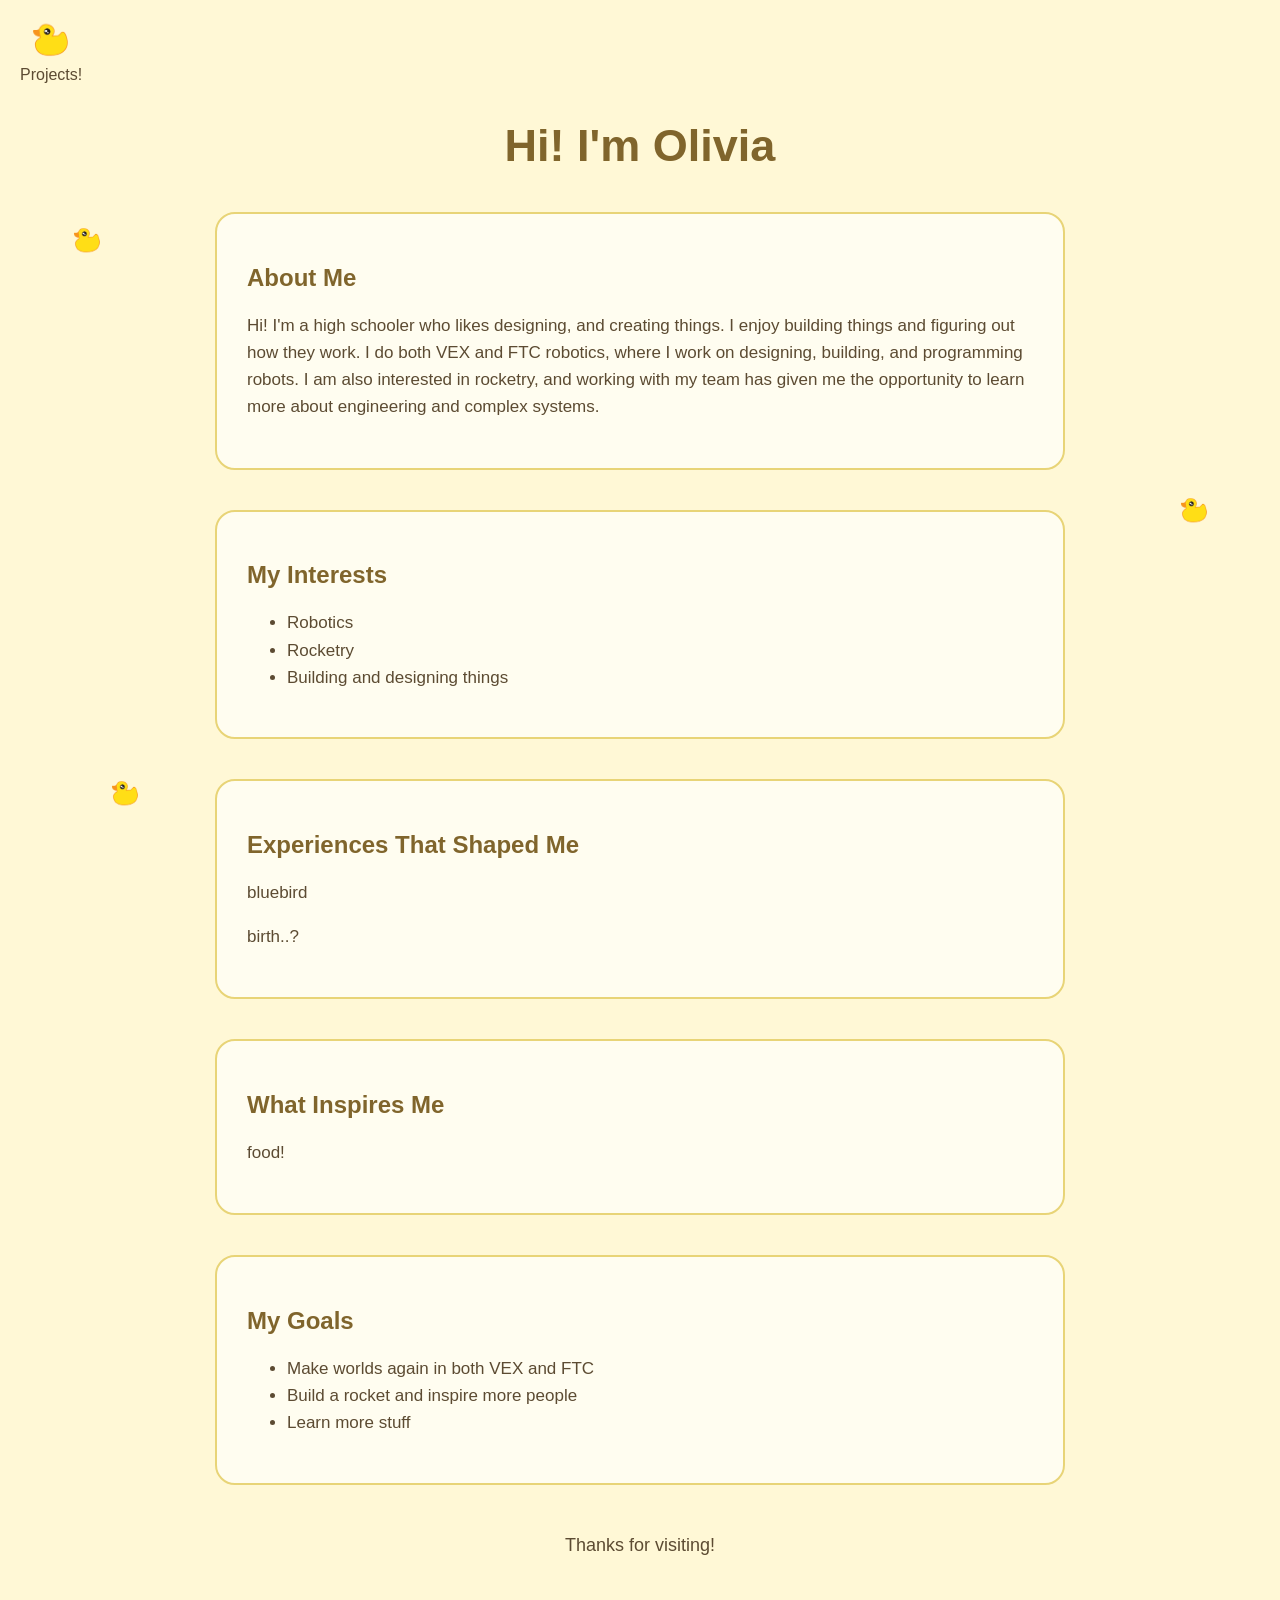
<file: index.html>
<!DOCTYPE html>
<html>
<head>
    <title>Olivia - About Me</title>
    <link rel="stylesheet" href="style.css">
</head>

<body>

<div class="menu">

    <img src="images/duck.png" class="menu-duck" onclick="showProjects()">

    <div id="speech">Projects!</div>

    <div id="projects">
    <a href="projects/cardboard.html">Cardboard Stuff</a>
    <a href="projects/reaction.html">Reaction Time Game</a>

    <a href="projects/empty-project-1.html">Empty project (1)</a>
    <a href="projects/empty-project-2.html">Empty project (2)</a>
    <a href="projects/empty-project-3.html">Empty project (3)</a>
    <a href="projects/empty-project-4.html">Empty project (4)</a>
    <a href="projects/empty-project-5.html">Empty project (5)</a>
    <a href="projects/empty-project-6.html">Empty project (6)</a>
    <a href="projects/empty-project-7.html">Empty project (7)</a>
    <a href="projects/empty-project-8.html">Empty project (8)</a>

    <a href="projects/empty-project-9.html">Empty project (9)</a>
    <a href="projects/empty-project-10.html">Empty project (10)</a>
    <a href="projects/empty-project-11.html">Empty project (11)</a>
    <a href="projects/empty-project-12.html">Empty project (12)</a>
</div>
    
</div>

<img src="images/duck.png" class="duck duck1">
<img src="images/duck.png" class="duck duck2">
<img src="images/duck.png" class="duck duck3">

    <div class="container">

        <h1>Hi! I'm Olivia </h1>
        

        <div class="card">
            <h2>About Me</h2>

            <p>
                Hi! I'm a high schooler who likes designing, and creating things. I enjoy building things and figuring out how they work. I do both VEX and FTC robotics, where I work on designing, building, and programming robots. I am also interested in rocketry, and working with my team has given me the opportunity to learn more about engineering and complex systems.
            </p>
        </div>

        <div class="card">
            <h2>My Interests</h2>

            <ul>
                <li>Robotics</li>
                <li>Rocketry</li>
                <li>Building and designing things</li>
            </ul>
        </div>

        <div class="card">
            <h2>Experiences That Shaped Me</h2>

            <p>
              bluebird
               <https://bluebirdaerospace.org>
            </p>

            <p>
              birth..?  
            </p>
        </div>

        <div class="card">
            <h2>What Inspires Me</h2>

            <p>
                food!
            </p>
        </div>

        <div class="card">
            <h2>My Goals</h2>

            <ul>
                <li> Make worlds again in both VEX and FTC </li>
                <li> Build a rocket and inspire more people </li>
                <li> Learn more stuff</li>
            </ul>
        </div>

        <p class="bottom">Thanks for visiting! </p>

    </div>

    <script src="script.js"></script>

</body>
</html>
</file>
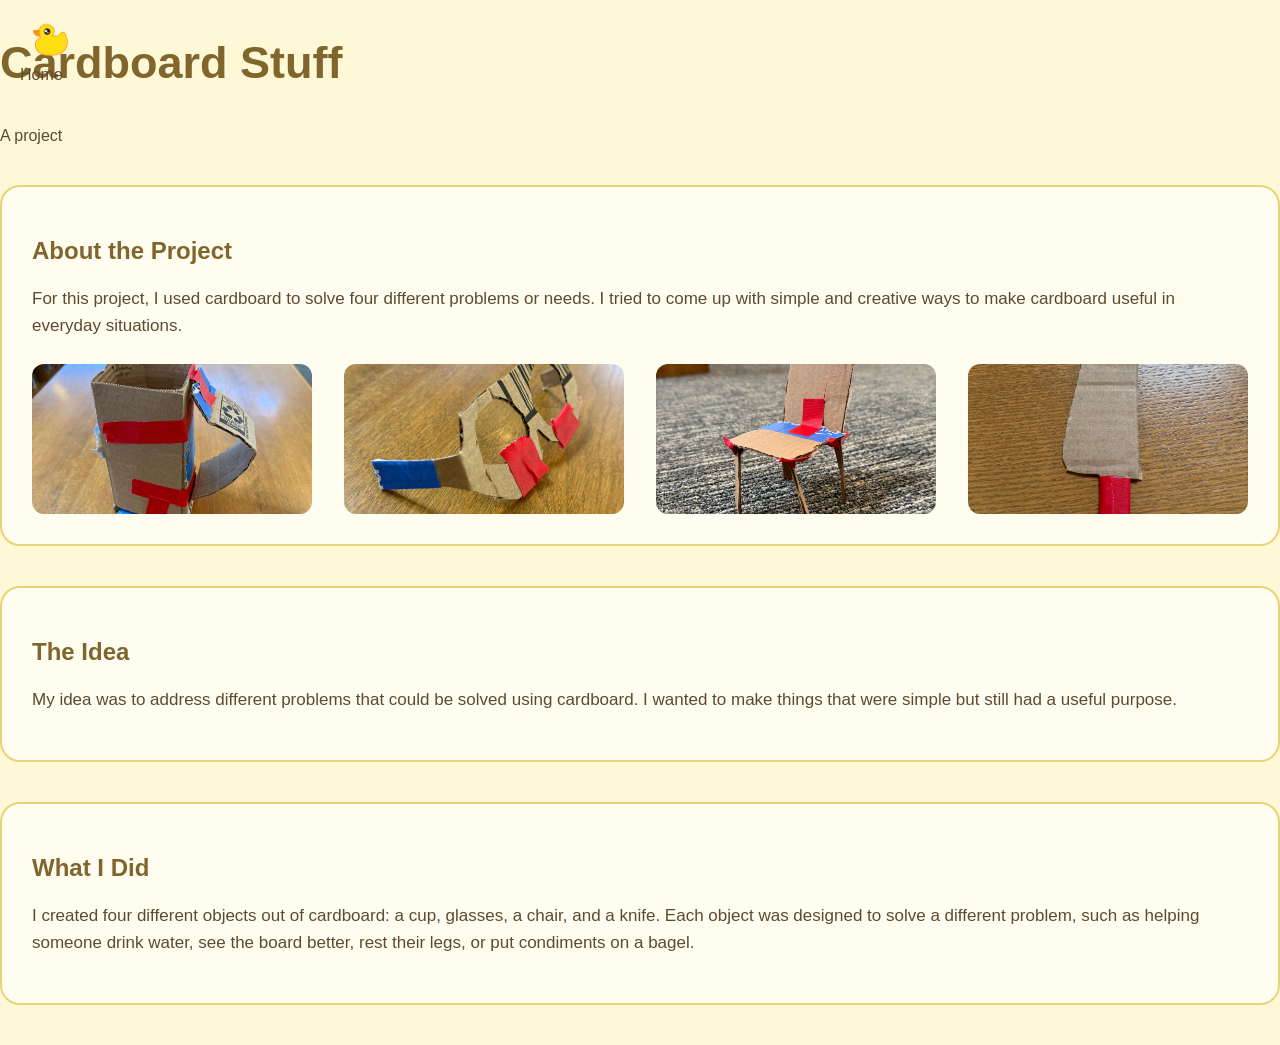
<file: projects/cardboard.html>
<!DOCTYPE html>
<html lang="en">

<head>

    <meta charset="UTF-8">

    <meta name="viewport" content="width=device-width, initial-scale=1.0">

    <title>Cardboard Stuff</title>

    <link rel="stylesheet" href="../style.css">

</head>


<body>

<div class="menu">

    <a href="../index.html">
        <img src="../images/duck.png" class="menu-duck">
    </a>

    <div class="back-text">
        Home
    </div>

</div>


    <main>

        <section class="about">

            <div class="duck-decoration">
                
            </div>

            <h1>Cardboard Stuff</h1>

            <p class="subtitle">
                A project
            </p>


            <div class="card">

                <h2>About the Project</h2>

                <p>
                    For this project, I used cardboard to solve four different problems or needs. I tried to come up with simple and creative ways to make cardboard useful in everyday situations.
                </p>

           <div class="project-pictures">

        <img src="../images/cardboard1.jpeg">
        <img src="../images/cardboard2.jpeg">
        <img src="../images/cardboard3.jpeg">
        <img src="../images/cardboard4.jpeg">

    </div>

</div>


            <div class="card">

                <h2>The Idea </h2>

                <p>
                    My idea was to address different problems that could be solved using cardboard. I wanted to make things that were simple but still had a useful purpose.
                </p>

            </div>


            <div class="card">

                <h2>What I Did </h2>

                <p>
                    I created four different objects out of cardboard: a cup, glasses, a chair, and a knife. Each object was designed to solve a different problem, such as helping someone drink water, see the board better, rest their legs, or put condiments on a bagel. 

            </div>


            <div class="bottom-duck">
                
            </div>

        </section>

    </main>

</body>

</html>
</file>
<file: style.css>
body {
    background: #fff8d6;
    color: #5c4b32;
    font-family: Arial, sans-serif;
    margin: 0;
}

.container {
    width: 70%;
    max-width: 850px;
    margin: 120px auto;
    text-align: center;
}

h1 {
    font-size: 45px;
    color: #80652c;
}

h2 {
    color: #80652c;
}

.intro {
    color: #a58a48;
    font-size: 18px;
}

.card {
    background: #fffdf0;
    border: 2px solid #e8d477;
    border-radius: 20px;
    padding: 30px;
    margin: 40px 0;
    text-align: left;
}

.card p,
.card li {
    font-size: 17px;
    line-height: 1.6;
}

.menu {
    position: fixed;
    top: 20px;
    left: 20px;
    z-index: 10;
}

.menu-duck {
    width: 60px;
    cursor: pointer;
}

.menu-duck:hover {
    transform: scale(1.1);
}

#projects {
    display: none;
    background: #fffdf0;
    border: 2px solid #e8d477;
    border-radius: 12px;
    padding: 12px;
    margin-top: 5px;
    width: 180px;
}

#projects a {
    color: #5c4b32;
    text-decoration: none;
    font-weight: bold;
}

#projects a:hover {
    color: #a58a48;
}

.duck {
    position: fixed;
    width: 45px;
    cursor: pointer;
}

.duck1 {
    top: 25%;
    left: 5%;
}

.duck2 {
    top: 55%;
    right: 5%;
}

.duck3 {
    bottom: 10%;
    left: 8%;
}

.bottom {
    margin-top: 50px;
    font-size: 18px;
}

.project-pictures {
    display: flex;
    justify-content: space-between;
    gap: 15px;
    margin-top: 25px;
}

.project-pictures img {
    width: 23%;
    height: 150px;
    object-fit: cover;
    border-radius: 12px;
}
</file>
